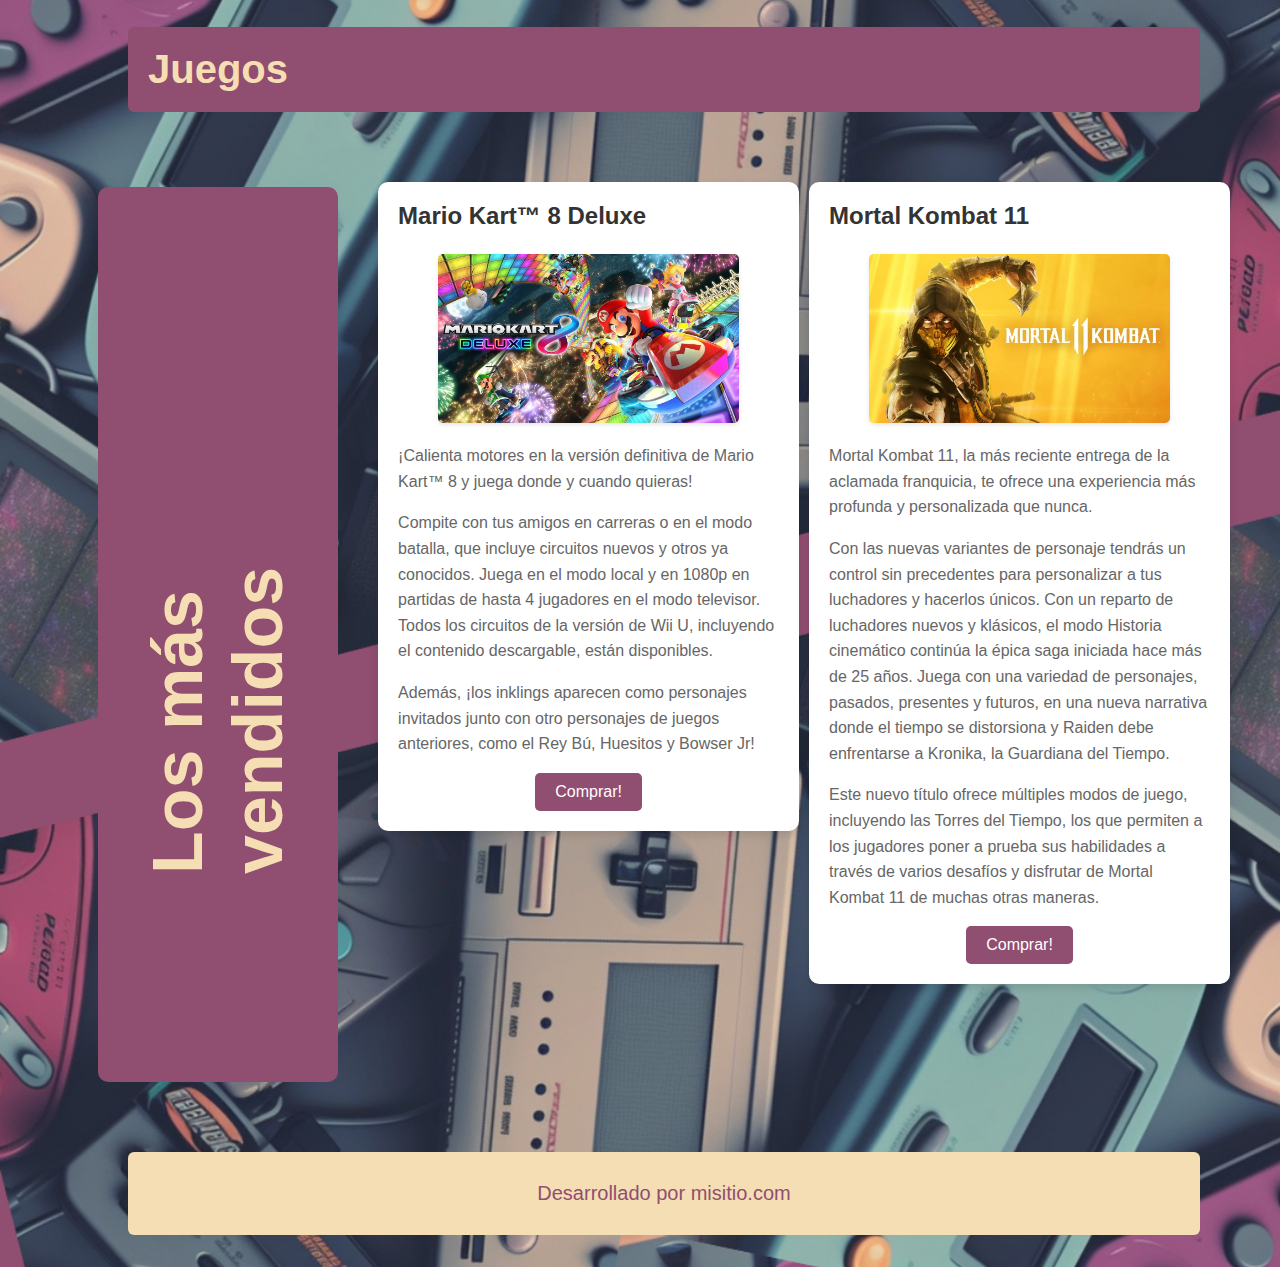
<file: index.html>
<!DOCTYPE html>
<html lang="es">
<head>
    <meta charset="UTF-8">
    <meta name="viewport" content="width=device-width, initial-scale=1.0">
    <title>Facunado Diaz - Loren Seballes - Juegos</title>
   <!-- <link rel="stylesheet" href="./estilos-1.css"> -->
    <link rel="stylesheet" href="./estilos-2.css">

</head>
<body>

    <header>
        
        <h1 class="titulo">
            Juegos
        </h1>
    </header>
    
    <main class="main">
        <section class="cajaPrincipal">
        <h2 class="subTitulo">
            Los más vendidos   
                </h2> 
        <div class="cajaImg">
                <h3 class="nombreJuego"> Mario Kart™ 8 Deluxe</h3>
                <figure>
                <img class="mario" src=".//img/mario-kart-8-deluxe.jpg" alt="marioKart" >
                </figure>
                <p>¡Calienta motores en la versión definitiva de Mario Kart™ 8 y juega donde y cuando quieras! </p>
                <p> Compite con tus amigos en carreras o en el modo batalla, que incluye circuitos nuevos y otros ya conocidos.
                    Juega en el modo local y en 1080p en partidas de hasta 4 jugadores en el modo televisor.
                Todos los circuitos de la versión de Wii U, incluyendo el contenido descargable, están disponibles. </p>
                    <p>Además, ¡los inklings aparecen como personajes invitados junto con otro personajes de juegos anteriores,
                        como el Rey Bú, Huesitos y Bowser Jr!</p>
                    <div class="infomario">
                        <a href="infomario.html"><button class="botonComprar">Comprar!</button> </a>
            </div>
                </div>  
                
            
                <div class="cajaImg">
                    <h3 class="nombreJuego">Mortal Kombat 11</h3>
                    <figure>
                    <img class="kombat" src=".//img/mortal-kombat-11.jpg" alt="mortal-kombat-11">
                        </figure>
                    <p> Mortal Kombat 11, la más reciente entrega de la aclamada franquicia,
                        te ofrece una experiencia más profunda y personalizada que nunca.</p>
                        <p>Con las nuevas variantes de personaje tendrás un control sin precedentes
                    para personalizar a tus luchadores y hacerlos únicos.
                    Con un reparto de luchadores nuevos y klásicos, el modo Historia cinemático
                    continúa la épica saga iniciada hace más de 25 años.
                    Juega con una variedad de personajes, pasados, presentes y futuros,
                    en una nueva narrativa donde el tiempo se distorsiona y Raiden debe
                    enfrentarse a Kronika, la Guardiana del Tiempo. </p>
                        <p>Este nuevo título ofrece múltiples modos de juego, incluyendo las Torres del Tiempo,
                    los que permiten a los jugadores poner a prueba sus habilidades a través de varios
                    desafíos y disfrutar de Mortal Kombat 11 de muchas otras maneras. </p>
                    <div class="infomortal">
                        <a href="infomortal.html"><button class="botonComprar">Comprar!</button> </a>
                        </div>
                    </div>
        </section>
    </main>  
    <footer class="footer">
        <p>
            Desarrollado por misitio.com
        </p>
    </footer>
</body>

</html>
</file>
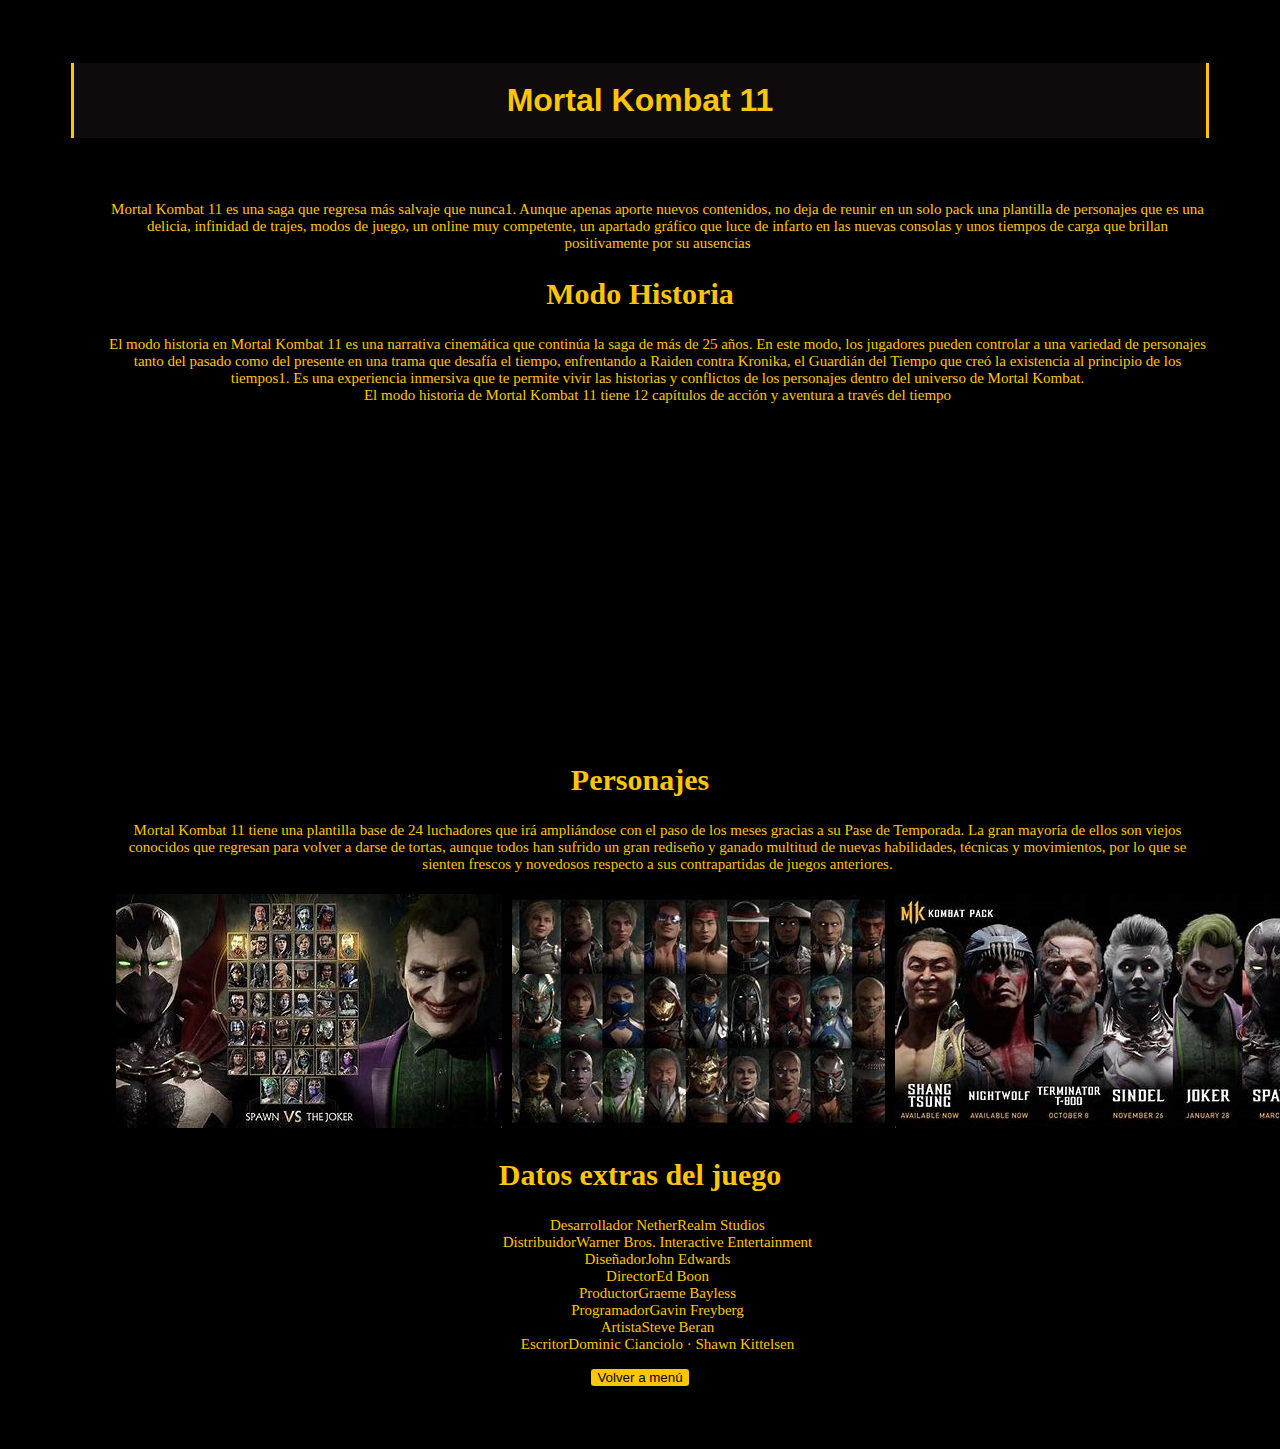
<file: infomortal.html>
<!DOCTYPE html>
<html lang="es">
<head>
    <meta charset="UTF-8">
    <meta name="viewport" content="width=device-width, initial-scale=1.0">
    <title>Document</title>
    <link rel="stylesheet" href="./estilos-1.css">
    <header>
        <h1 class="Tmortal">
            Mortal Kombat 11
        </h1>
    </header>
    </head>
<body class="fondoDos">
    <main class="mainMortal">

    <p> Mortal Kombat 11 es una saga que regresa más salvaje que nunca1. Aunque apenas aporte nuevos contenidos, no deja de reunir en un solo pack una plantilla de personajes que es una delicia, infinidad de trajes, modos de juego, un online muy competente, un apartado gráfico que luce de infarto en las nuevas consolas y unos tiempos de carga que brillan positivamente por su ausencias</p>
        <h2 class="h2mortal">
            Modo Historia
        </h2>

        <p>El modo historia en Mortal Kombat 11 es una narrativa cinemática que continúa la saga de más de 25 años. En este modo, los jugadores pueden controlar a una variedad de personajes tanto del pasado como del presente en una trama que desafía el tiempo, enfrentando a Raiden contra Kronika, el Guardián del Tiempo que creó la existencia al principio de los tiempos1. Es una experiencia inmersiva que te permite vivir las historias y conflictos de los personajes dentro del universo de Mortal Kombat. <br>
            El modo historia de Mortal Kombat 11 tiene 12 capítulos de acción y aventura a través del tiempo</p>          
                
            <iframe width="560" height="315" src="https://www.youtube.com/embed/xm3P7EkcZ9k?si=hBpt7XF0Iv3iDO7w&amp;start=27" title="YouTube video player" frameborder="0" allow="accelerometer; autoplay; clipboard-write; encrypted-media; gyroscope; picture-in-picture; web-share" referrerpolicy="strict-origin-when-cross-origin" allowfullscreen></iframe>

        <h2 class="h2mortal">
            Personajes
        </h2>
        <p>
        Mortal Kombat 11 tiene una plantilla base de 24 luchadores que irá ampliándose con el paso de los meses gracias a su Pase de Temporada. La gran mayoría de ellos son viejos conocidos que regresan para volver a darse de tortas, aunque todos han sufrido un gran rediseño y ganado multitud de nuevas habilidades, técnicas y movimientos, por lo que se sienten frescos y novedosos respecto a sus contrapartidas de juegos anteriores.      
        </p>       
            <div class="contenedor">
                <figure class="imagenes">
                <img src=".//img/morta1.jpg" alt="mortal-kombat-11">
                <img src=".//img/mortal2.jpg" alt="mortal-kombat-11">
                <img src=".//img/download.jpg" alt="mortal-kombat-11">
        </figure></div>
        <h2 class="h2mortal">
            Datos extras del juego
        </h2>
        <p>
            Desarrollador NetherRealm Studios <br>
            DistribuidorWarner Bros. Interactive Entertainment <br>
            DiseñadorJohn Edwards<br>
            DirectorEd Boon<br>
            ProductorGraeme Bayless<br>
            ProgramadorGavin Freyberg<br>
            ArtistaSteve Beran<br>
            EscritorDominic Cianciolo · Shawn Kittelsen
        </p>

        <div>
            <a href="index.html"><button class="botonMo">Volver a menú</button> </a>
            </div>
    </main>
</body>
</html>
</file>
<file: estilos-1.css>
body{
    background-color: rgb(225, 19, 100);
}

.titulo{
    font-family: Arial, Helvetica, sans-serif;
    color: white;
    text-align: center;
    background-color: rgb(188, 18, 89) ;
    border-right: 3px white solid;
    border-left: 3px white solid;
    line-height: 75px;
    margin:5%;    
}
.main{
    margin: 5%;
    background-color:rgb(188, 18, 89) ;
    height: 120%;
}
.subTitulo{
    color: white;
    font-family: Arial, Helvetica, sans-serif;
    pointer-events: all;
    padding-top: 20px;
    padding-left: 10px;
    font-size: 15px;
}

.mario{
    width: 100%;
    height: 100%;
    
}
.cajaPrincipal {
    border-radius: 25px;
    padding-bottom: 30px;
}
.cajaImg {
    background-color: white;
    margin-left: 10px;
    margin-right: 10px;
    border: none;
    border-radius: 6px;
}
p {
    font-size: 10px;
    margin-left: 35px;
}

.nombreJuego{
    color:rgb(188, 18, 89);
    text-align: right;
    border-bottom-style:dotted ;
    margin-right: 10px;
}

.kombat{
    width: 100%;
    height: 100%;
}

.botonComprar {
    background-color: rgb(44, 143, 32);
    font-size: 12px;
    padding: 8px 10px;
    color: white;
    border: none;
    border-radius: 3px;
    cursor: pointer;
    margin-bottom: 10px;
    font-weight: bold;
}

.comprar{
    text-align: center;
    background: rgb(44, 143, 32);
    font-family: Arial, Helvetica, sans-serif;
    

}
.footer{
    margin: 0px 55px;
    background-color: #E96093;
    text-align: center;
    line-height: 55px;
    border: none;
    border-radius: 3px;
    color: white;
}
.infomortal{
    text-align: center;   
}
.infomario{
    text-align: center;
}

/* Página Mortal Kombat*/

.fondoDos{
    background-color: black;
}

.Tmortal{
    font-family: Arial, Helvetica, sans-serif;
    color:  rgb(254, 197, 1);
    text-align: center;
    background-color: rgb(15, 10, 12) ;
    border-right: 3px rgb(254, 197, 1) solid;
    border-left: 3px rgb(254, 197, 1) solid;
    line-height: 75px;
    margin:5%;    
}
.h2mortal{
    font-size:30px;
    color: rgb(254, 197, 1);
}
.mainMortal{
    text-align: center;
    background-color: black;
    margin:5%;
}

.mainMortal p {
    color: rgb(254, 197, 1) ;
    font-size: 15px;
}

.imagenes{
    width: 40%;
    display: flex;
    border: 3px rgb(254, 197, 1);
}
.botonMo{
    text-align: center;
    color: black;
    border: none;
    border-radius: 3px;
    cursor: pointer;
    background-color: rgb(254, 197, 1);
}
.contenedor {
    max-width: 100%;
    margin: 0 auto;
}
.contenedor img {
    max-width: 100%;
    height: auto; 
    display: block; 
    margin: 5px;
}

  /* Página Super Mario*/
.fondoTres{
    background-image: url(./img/FondoMario.png) ;
    background-size:cover; 
    background-repeat: no-repeat; 

}
nav {
    max-width: 100%;
    height: 50px; 
}
.barraNav {
    background-color: white;
    border-radius: 10px;
    box-shadow: 0 2px 4px rgba(0, 0, 0, 0.1);
    padding: 10px; 
    margin-bottom: 30px;
}
ul {
    list-style-type: none; 
    padding: 0px;
    display: flex;
    justify-content: center;
}
li {
    margin: 0px 20px;
    color: cadetblue;
    font-family: "Bebas Neue", sans-serif;
    font-size: 25px;
}
a {
    text-decoration: none;
    color: cadetblue;
}
.contenedorImg {
    background-color: white;
    margin-left: 10rem;
    margin-right: 10rem;
    border: none;
    border-radius: 6px;
    padding: 20px; 
}
.img2 {
    width: 100%;
    height: 600px;
}
.tituloMario {
    
        font-family: "Bebas Neue", sans-serif;
        font-weight: 600;
        font-style: normal;
        text-align: center;
        font-size: 80px;
        color: rgba(17, 16, 16, 0.703);
        margin-bottom: 20px;
}
.infoJuego h2 {
    text-align: center;
    font-family: "Bebas Neue", sans-serif;
    font-size: 35px;
    color: rgba(17, 16, 16, 0.749);
    background-color: rgba(17, 16, 16, 0.703);
    color: white;
    margin-right: 10rem;
    margin-left: 10rem;
    border: none;
    border-radius: 6px;
    padding-bottom: 20px;
    padding-top: 20px;
}

.infoJuego p {
    font-size: 20px;
    margin-right: 10rem;
    margin-left: 10rem;
    font-family: Helvetica, Arial;
    text-align:center;
    color: rgb(84, 83, 83);
}
.contenedorImagenes {
    justify-content: center; 
    align-items: center;  
    display: flex; 
}
.contenedorImagenes img {
    max-width: 100%; 
    height: 400px; 
    margin: 0 10px; 
}
.ultimoTitulo {
        font-family: "Bebas Neue", sans-serif;
        font-weight: 600;
        font-style: normal;
        text-align: center;
        font-size: 80px;
        color: rgba(17, 16, 17, 0.703);
        margin-bottom: 20px;
}
h4 {
    font-family: Helvetica, Arial;
    text-align:center;
    background-color: white;
    padding-bottom: 20px;
    padding-top: 20px;
    border: none;
    border-radius: 6px;
    color:cadetblue;
    margin-top: 50px;
}
</file>
<file: estilos-2.css>
body {
    background-image: url(./img/fondo.png);
    background-repeat: no-repeat; 
    background-size: cover; 
    background-position: center;
    font-family: Arial, sans-serif;
    margin: 0px;
}

.titulo {
    background-color: #904E70;
    color: wheat;
    padding: 20px;
    font-size: 40px;
    border-radius: 6px;
    margin-right: 5rem;
    margin-left: 8rem;
}

.cajaPrincipal {
    max-width: 1200px;
    margin: 50px auto;
    padding: 20px;
    display: flex; 
    justify-content: space-between;
    align-items: flex-start;    
}

.subTitulo {
    text-align:left;
    color: wheat;
    font-weight: bold;  
    writing-mode: vertical-rl; 
    transform: rotate(-180deg); 
    margin-right: 40px; 
    margin-top: 5px;
    flex-direction: column;
    font-size: 70px;
    background-color: #904E70;
    border-radius: 10px;
    padding-left: 40px;
    padding-right: 40px;
    padding-top: 13rem;
    padding-bottom: 13rem;
}


.cajaImg {
    background-color: #fff;
    border-radius: 10px;
    box-shadow: 0 4px 8px rgba(0, 0, 0, 0.1);
    padding: 20px;
    width: calc(50% - 20px); 
    box-sizing: border-box;
    margin-right: 10px;
}

.cajaImg h3 {
    margin-top: 0;
    font-size: 1.5em;
    color: #333;
}

.cajaImg p {
    line-height: 1.6;
    color: #666;
}

.cajaImg figure {
    margin-bottom: 15px;
    text-align: center;
}

.cajaImg img {
    max-width: 100%;
    border-radius: 5px;
    box-shadow: 0 2px 4px rgba(0, 0, 0, 0.1);
}

.infomario, .infomortal {
    text-align: center;
    margin-top: 10px;
}

.botonComprar {
    background-color: #904E70; 
    color: #fff; 
    border: none;
    padding: 10px 20px;
    font-size: 1em;
    border-radius: 5px;
    cursor: pointer;
    transition: background-color 0.3s ease;
}

.botonComprar:hover {
    background-color: #904E70; 
}
.footer {
    background-color: wheat;
    color: #904E70;
    text-align: center;
    font-size: 20px;
    padding: 10px;
    border-radius: 6px;
    margin-right: 5rem;
    margin-left: 8rem;
    margin-bottom: 2rem;
}
</file>
